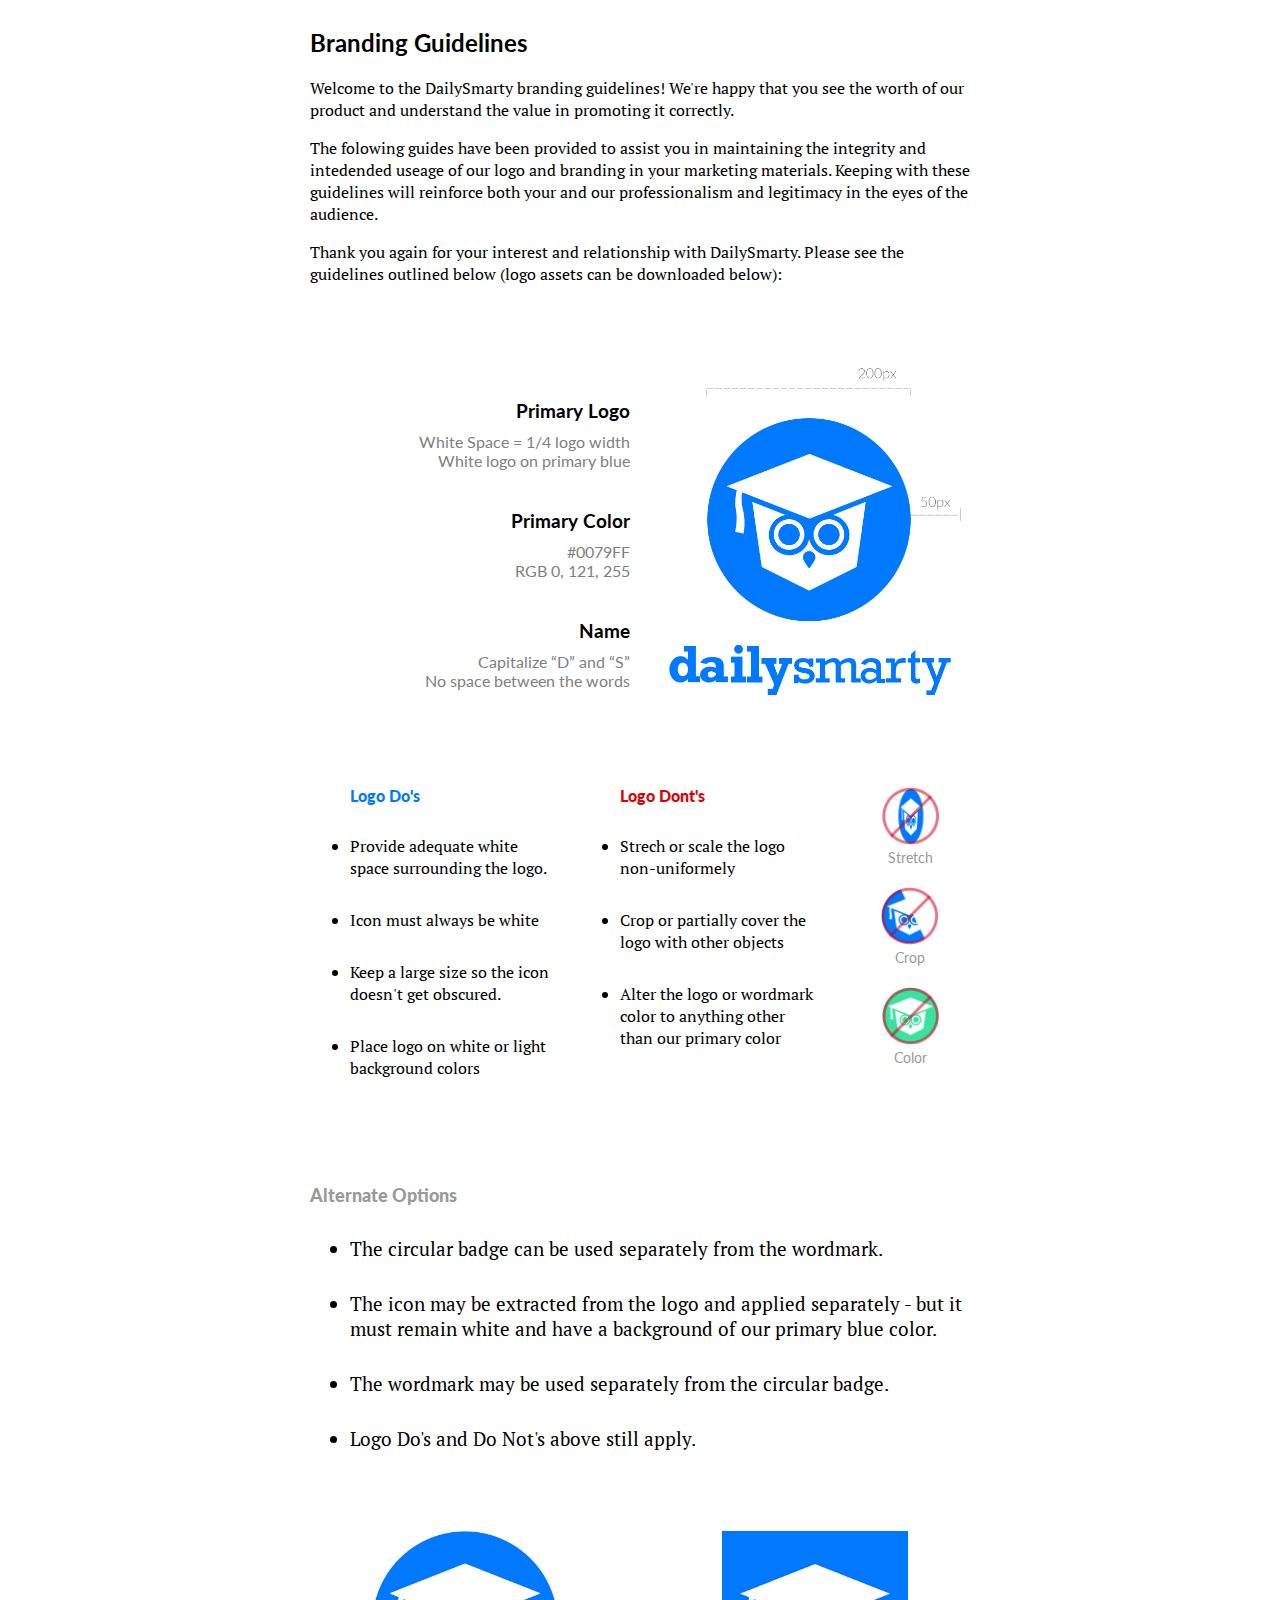
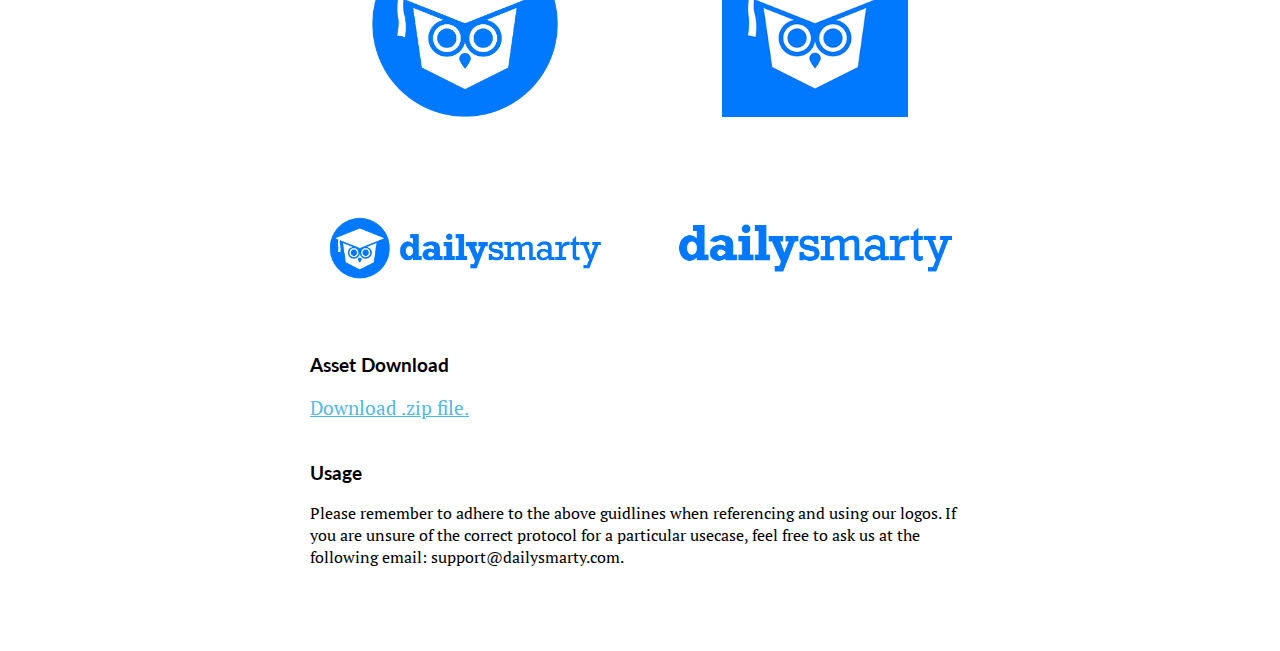
<file: index.html>
<!DOCTYPE html>
<html lang='en'>

<head>
  <meta charset='UTF-8'>
  <title>CSS Grid</title>
  <link href="https://fonts.googleapis.com/css?family=Lato" rel="stylesheet">
  <link href="https://fonts.googleapis.com/css?family=PT+Serif" rel="stylesheet">

  <style>
    body {
      font-family: 'Lato', sans-serif;
      background-color: #ffffff;
    }

    p,
    li {
      font-family: 'PT Serif', serif;
    }

    .container {
      display: flex;
      justify-content: center;
    }

    .content-wrapper {
      width: 660px;
    }

    .style-details {
      display: grid;
      grid-template-columns: 1fr 1fr;
      gap: 20px;
      margin-top: 75px;
      margin-bottom: 75px;
    }

    .style-details-text {
      text-align: right;
    }

    .style-details-text h3 {
      margin-top: 40px;
      margin-bottom: 10px;
    }

    .style-details-text div {
      color: #808080;
      font-weight: normal;
    }

    .style-details-logo img {
      width: 100%;
    }

    .dos-donts-wrapper {
      margin-top: 75px;
      margin-bottom: 75px;
      display: grid;
      grid-template-columns: 2fr 2fr 1fr;
      gap: 30px;
    }

    .dont-image-box {
      text-align: center;
      margin-bottom: 20px;
    }

    .dont-image-box img {
      width: 50%;
    }

    .dont-image-box div {
      font-size: 14px;
      color: #999999;
    }

    .dos-donts-heading {
      font-weight: 900;
      margin-bottom: 20px;
      margin-left: 40px;
    }

    .blue-text {
      color: #0079ff;
    }

    .red-text {
      color: #dc0004;
    }

    .dos-donts-list li {
      margin-top: 30px;
      margin-bottom: 30px;
      font-size: 16px;
    }

    .alternate-options-wrapper {
      margin-top: 75px;
      margin-bottom: 75px;
    }

    .alternate-options-wrapper h3 {
      color: #999999;
      font-size: 18px;
      font-weight: 900;
    }

    .alternate-options-wrapper li {
      margin-top: 30px;
      margin-bottom: 30px;
      font-size: 19px;
    }

    .alternate-options-images {
      margin-top: 80px;
      display: grid;
      grid-template-columns: repeat(2, 1fr);
      justify-items: center;
      gap: 100px 40px;
    }

    .image-logos {
      width: 60%;
    }

    .text-logos {
      width: 90%;
    }

    .additional-branding-details {
      margin-top: 75px;
      margin-bottom: 75px;
    }

    .additional-branding-details a {
      color: #4fb8e8;
      font-size: 19px;
    }

    .additional-branding-details p {
      margin-bottom: 42px;
    }

    @media (max-width: 48em) {
      .style-details, 
      .dos-donts-wrapper {
        grid-template-columns: 1fr;
        gap: 50px;
      }

      .style-details-text {
        text-align: center;
      }


    }
  </style>
</head>

<body>
  <div class="container">

    <div class="content-wrapper">

      <h2>Branding Guidelines</h2>

      <p>Welcome to the DailySmarty branding guidelines! We're happy that you see the worth of our product and understand the
      value in promoting it correctly.</p>
      
      <p>The folowing guides have been provided to assist you in maintaining the integrity and intedended useage of our logo and
      branding in your marketing materials. Keeping with these guidelines will reinforce both your and our professionalism and
      legitimacy in the eyes of the audience.</p>
      
      <p>Thank you again for your interest and relationship with DailySmarty. Please see the guidelines outlined below (logo
      assets can be downloaded below):</p>
    
      <div class="style-details">
        <div class="style-details-text">
          <h3>Primary Logo</h3>
          <div>White Space = 1/4 logo width</div>
          <div>White logo on primary blue</div>
      
          <h3>Primary Color</h3>
          <div>#0079FF</div>
          <div>RGB 0, 121, 255</div>
      
          <h3>Name</h3>
          <div>Capitalize “D” and “S”</div>
          <div>No space between the words</div>
        </div>
      
        <div class="style-details-logo">
          <img src="images/logo-with-margin.png" alt="">
        </div>
      </div>

      <div class="dos-donts-wrapper">
        <div class="dos-donts-list">
          <div class="dos-donts-heading blue-text">
            Logo Do's
          </div>

          <ul>
            <li>Provide adequate white space surrounding the logo.</li>
            <li>Icon must always be white</li>
            <li>Keep a large size so the icon doesn't get obscured.</li>
            <li>Place logo on white or light background colors</li>
          </ul>
        </div>

        <div class="dos-donts-list">
          <div class="dos-donts-heading red-text">
            Logo Dont's
          </div>

          <ul>
            <li>Strech or scale the logo non-uniformely</li>
            <li>Crop or partially cover the logo with other objects</li>
            <li>Alter the logo or wordmark color to anything other than our primary color</li>
          </ul>
        </div>

        <div class="donts-images">
          <div class="dont-image-box">
            <img src="images/dont_stretch.png" alt="">
            <div>Stretch</div>
          </div>

          <div class="dont-image-box">
            <img src="images/dont_crop.png" alt="">
            <div>Crop</div>
          </div>

          <div class="dont-image-box">
            <img src="images/dont_color.png" alt="">
            <div>Color</div>
          </div>
        </div>

      </div>

      <div class="alternate-options-wrapper">
        <h3>Alternate Options</h3>

        <ul>
          <li>The circular badge can be used separately from the wordmark.</li>
          <li>The icon may be extracted from the logo and applied separately - but it must remain white and have a background of our
          primary blue color.</li>
          <li>The wordmark may be used separately from the circular badge.</li>
          <li>Logo Do's and Do Not's above still apply.</li>
        </ul>

        <div class="alternate-options-images">
          <img class="image-logos" src="images/ds_circle_logo.png" alt="">
          <img class="image-logos" src="images/ds_square_logo.png" alt="">
          <img class="text-logos" src="images/ds_icon_text_logo.png" alt="">
          <img class="text-logos" src="images/ds_text_logo.png" alt="">
        </div>
      </div>

      <div class="additional-branding-details">
        <h3>Asset Download</h3>
        <p>
          <a href="#">Download .zip file.</a>
        </p>

        <h3>Usage</h3>
        <p>
          Please remember to adhere to the above guidlines when referencing and using our logos. If you are unsure of the correct
          protocol for a particular usecase, feel free to ask us at the following email: support@dailysmarty.com.
        </p>
      </div>

    </div>

  </div>
</body>

</html>
</file>
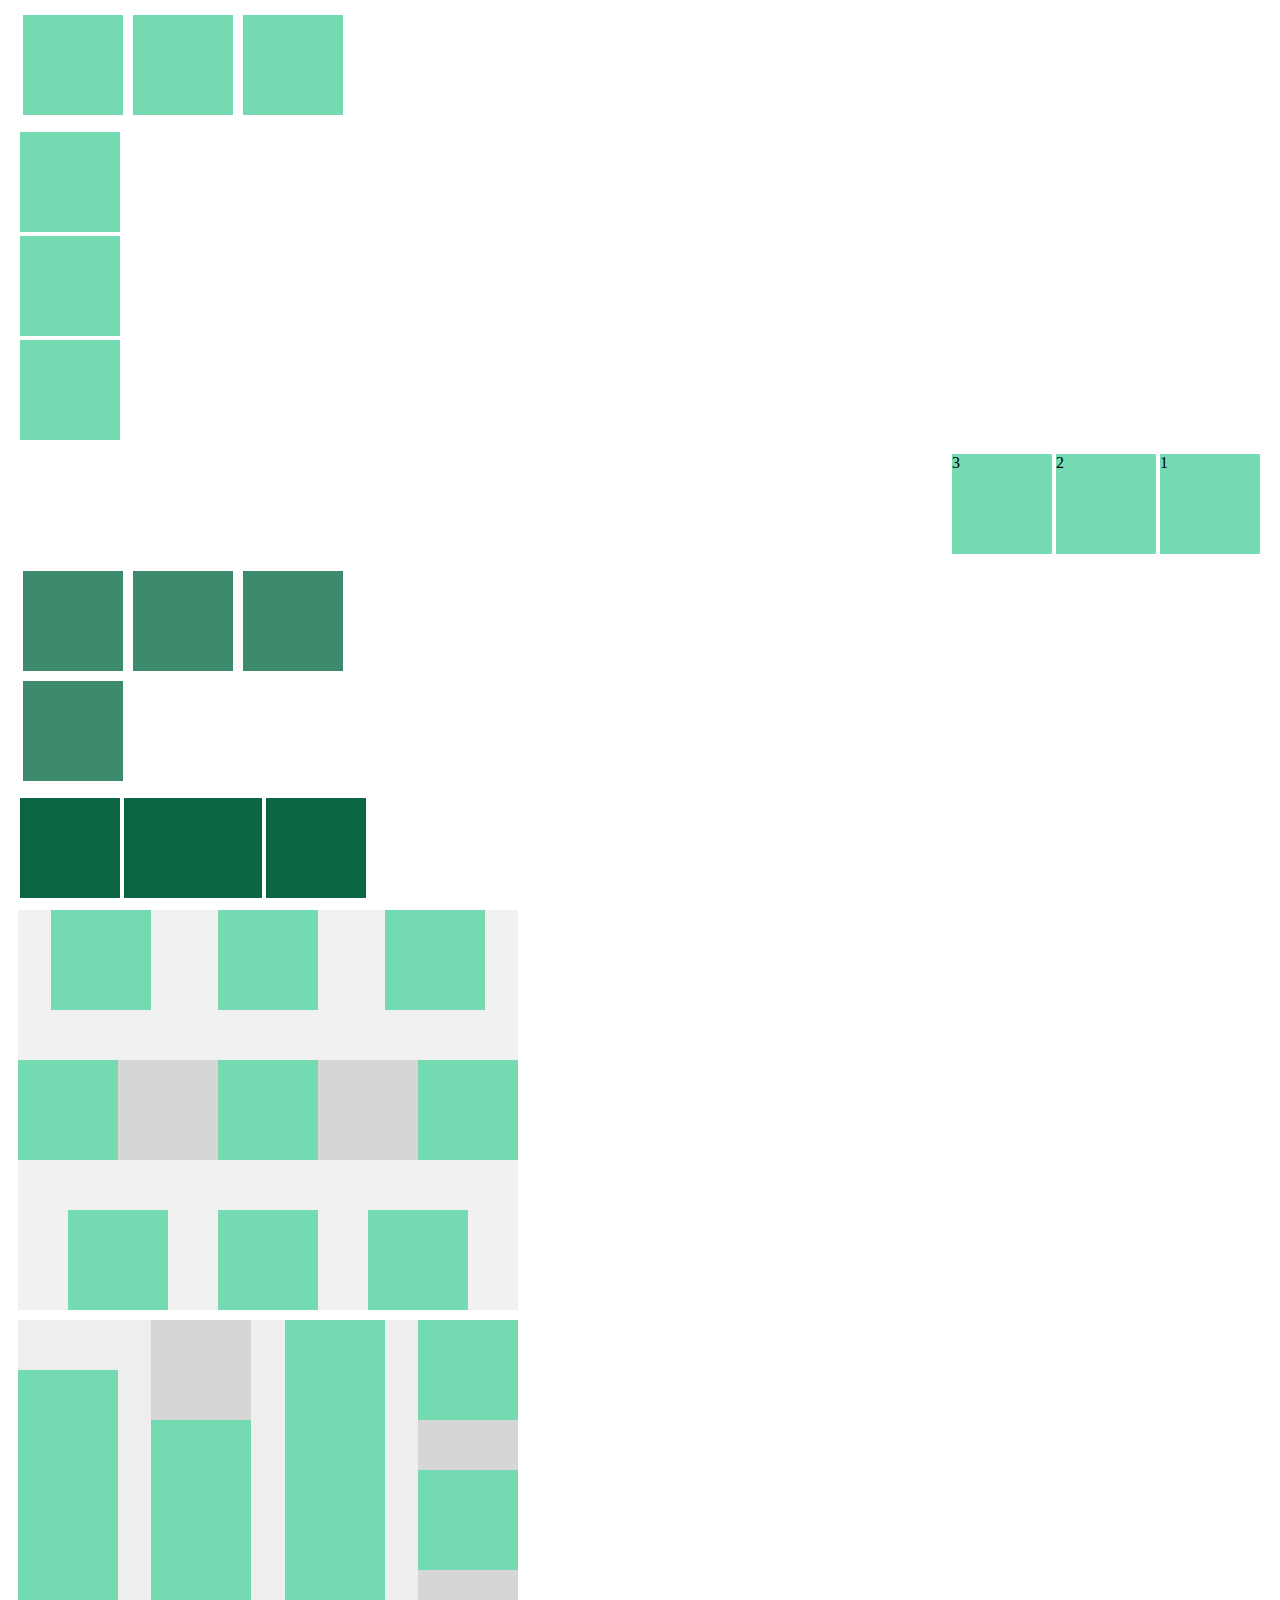
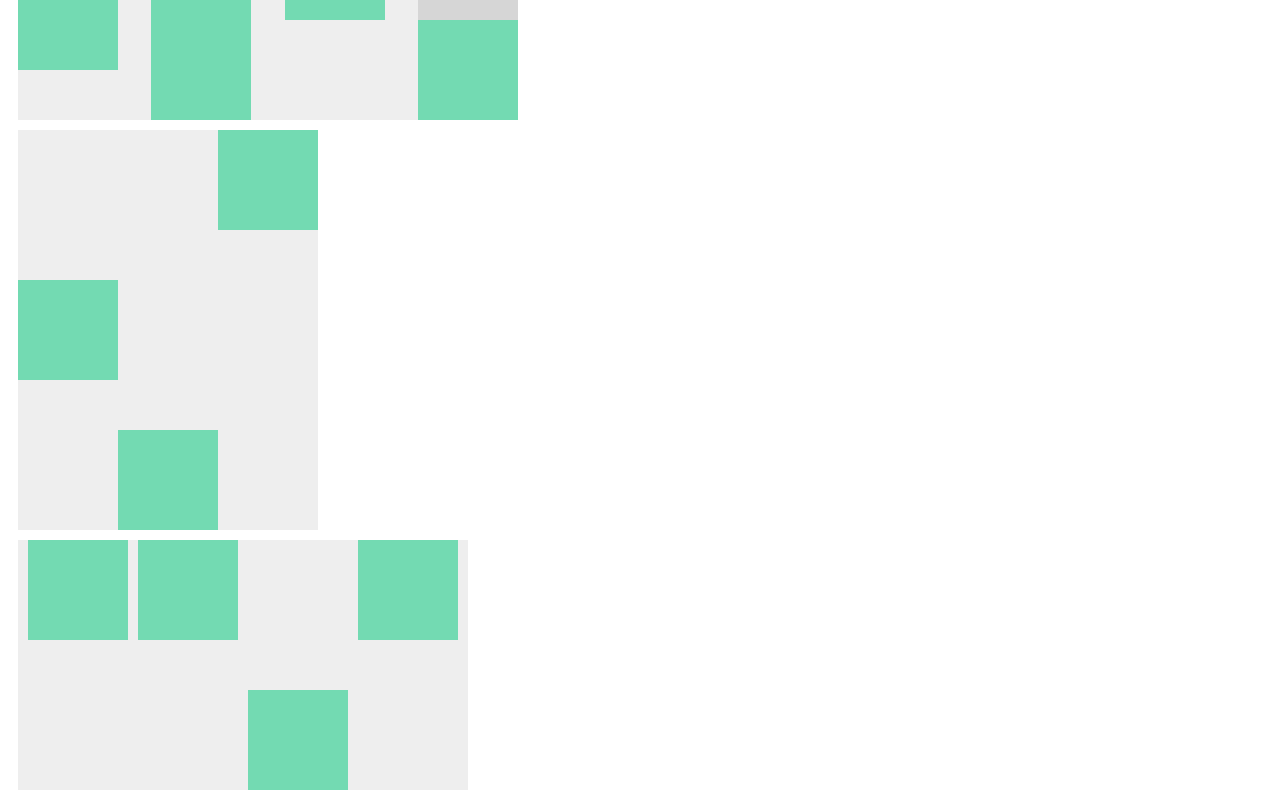
<file: flexbox-assignment.html>
<!DOCTYPE html>
<html lang="en">

<head>
  <meta charset="UTF-8">
  <meta name="viewport" content="width=device-width, initial-scale=1.0">
  <meta http-equiv="X-UA-Compatible" content="ie=edge">
  <title>flexbox assignment</title>
  <link rel="stylesheet" href="styles/flex.css" />
</head>

<body>
  <div class="flex flexOne">
    <div class="square"></div>
    <div class="square"></div>
    <div class="square"></div>
  </div>

  <div class="flex flexTwo">
    <div class="square"></div>
    <div class="square"></div>
    <div class="square"></div>
  </div>

  <div class="flex flexThree">
    <div class="square">1</div>
    <div class="square">2</div>
    <div class="square">3</div>
  </div>

  <div class="flex flexFour">
    <div class="square"></div>
    <div class="square"></div>
    <div class="square"></div>
    <div class="square"></div>
  </div>

  <div class="flex flexFive">
    <div class="item"></div>
    <div class="item" id="grow"></div>
    <div class="item"></div>
  </div>

  <div class="flex flexSix">
    <div class="one">
      <div class="square"></div>
      <div class="square"></div>
      <div class="square"></div>
    </div>
    <div class="two">
      <div class="square"></div>
      <div class="square"></div>
      <div class="square"></div>
    </div>
    <div class="three">
      <div class="square"></div>
      <div class="square"></div>
      <div class="square"></div>
    </div>
  </div>

  <div class="flex flexSeven">
    <div class="one">
      <div class="square"></div>
      <div class="square"></div>
      <div class="square"></div>
    </div>
    <div class="two">
      <div class="square"></div>
      <div class="square"></div>
      <div class="square"></div>
    </div>
    <div class="three">
      <div class="square"></div>
      <div class="square"></div>
      <div class="square"></div>
    </div>
    <div class="four">
      <div class="square"></div>
      <div class="square"></div>
      <div class="square"></div>
    </div>
  </div>

  <div class="flex flexEight">
    <div class="one">
      <div class="square"></div>
    </div>
    <div class="two">
      <div class="square"></div>
    </div>
    <div class="three">
      <div class="square"></div>
    </div>
  </div>

  <div class="flex flexNine">
    <div class="square"></div>
    <div class="square"></div>
    <div class="square" id="special"></div>
    <div class="square"></div>
  </div>

</body>

</html>
</file>
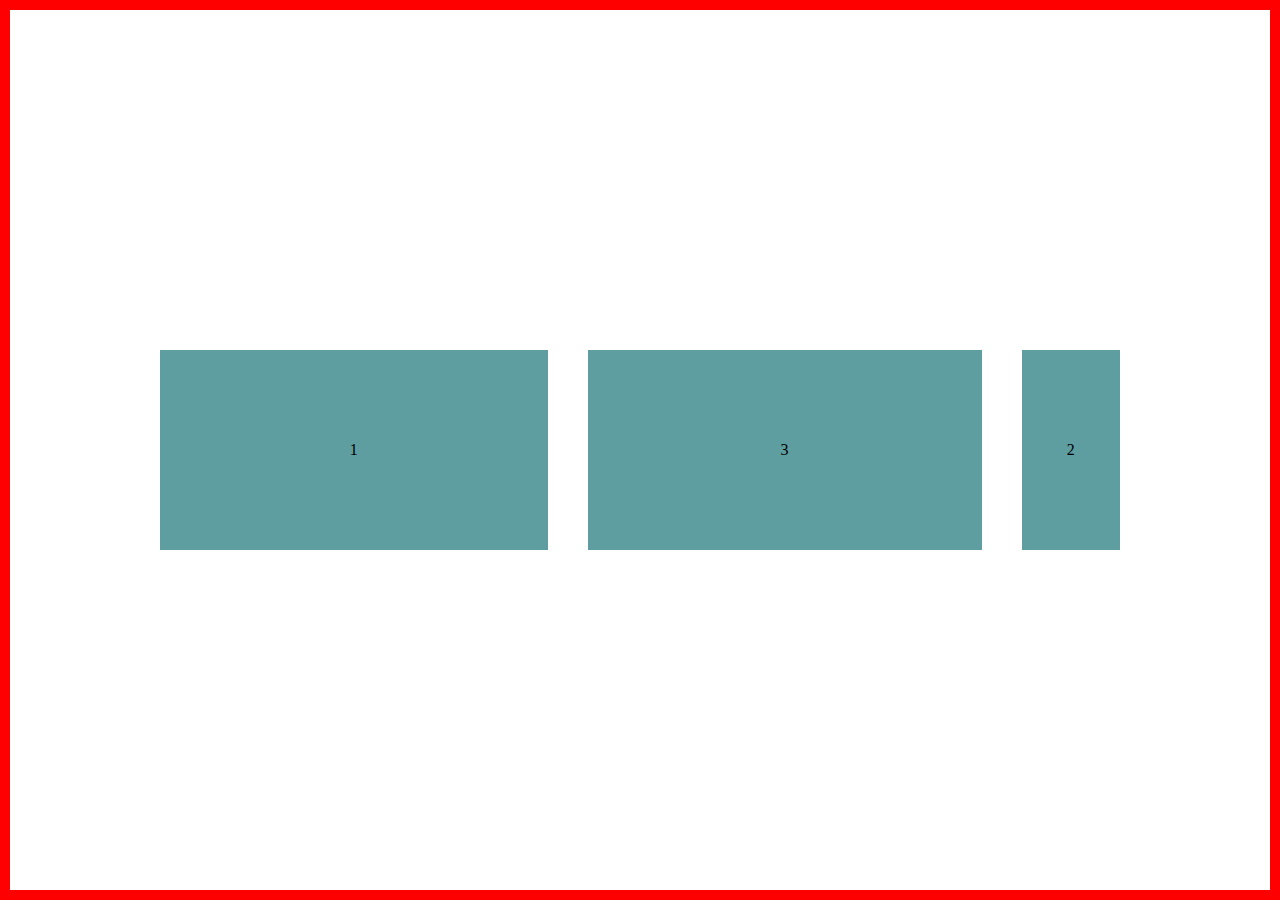
<file: flexbox-basis.html>
<!DOCTYPE html>
<html lang='en'>

<head>
  <meta charset='UTF-8'>
  <title></title>
  <style>
    body {
      margin: 0;
      padding: 0;
    }

    .container {
      margin: 0;
      height: calc(100vh - 20px);
      width: calc(100vw - 20px);
      border: 10px solid red;
      display: flex;
      justify-content: center;
      align-items: center;
    }

    .blocks {
      display: flex;
      justify-content: center;
      align-items: center;
      width: 1000px;
    }

    .block {
      background-color: cadetblue;
      height: 200px;
      margin: 20px;
      display: flex;
      justify-content: center;
      align-items: center;
    }

    .block1 {
      flex-basis: 400px;
      flex-shrink: 2;
    }

    .block2 {
      flex-basis: 100px;
      order: 2;
    }

    .block3 {
      flex-basis: 400px;
      order: 1;
    }
  </style>
</head>

<body>
  <div class="container">
    <div class="blocks">
      <div class="block block1">1</div>
      <div class="block block2">2</div>
      <div class="block block3">3</div>
    </div>
  </div>
</body>

</html>
</file>
<file: styles/flex.css>
.square {
  width: 100px;
  height: 100px;
  background-color: #73dab2;
}

.flex {
  margin: 10px;
}

.flexOne {
  display: flex;
}

.flexOne .square {
  margin: 5px;
}

.flexTwo {
  display: flex;
  flex-direction: column;
}

.flexTwo .square,
.flexThree .square {
  margin: 2px;
}

.flexThree {
  display: flex;
  flex-direction: row-reverse;
}

.flexFour {
  display: flex;
  width: 350px;
  flex-wrap: wrap;
}

.flexFour .square {
  margin: 5px;
  background-color: #3d8b6d;
}

.flexFive {
  display: flex;
  width: 350px;
}

.flexFive .item {
  background-color: #0b6643;
  width: 100px;
  height: 100px;
  margin: 2px;
}

#grow {
  flex-grow: 2;
}

.flexSix {
  display: flex;
  flex-direction: column;
  justify-content: space-between;
  height: 400px;
  width: 500px;
  background-color: #f1f1f1;
}

.flexSix > div {
  display: flex;
}

.flexSix .one {
  justify-content: space-around;
}

.flexSix .two {
  justify-content: space-between;
  background-color: #d6d6d6;
}

.flexSix .three {
  justify-content: space-evenly;
}

.flexSeven {
  display: flex;
  justify-content: space-between;
  height: 400px;
  width: 500px;
  background-color: #eeeeee;
}

.flexSeven > div {
  display: flex;
  flex-direction: column;
}

.flexSeven .one {
  justify-content: center;
}

.flexSeven .two {
  justify-content: flex-end;
  background-color: #d6d6d6;
}

.flexSeven .three {
  justify-content: flex-start;
}

.flexSeven .four {
  justify-content: space-between;
  background-color: #d6d6d6;
}

.flexEight {
  display: flex;
  height: 400px;
  width: 300px;
  background-color: #eeeeee;
}

.flexEight > div {
  display: flex;
}

.flexEight .one {
  align-items: center;
}

.flexEight .two {
  align-items: flex-end;
}

.flexEight .three {
  align-items: flex-start;
}

.flexNine {
  display: flex;
  align-items: flex-start;
  justify-content: space-evenly;
  width: 450px;
  height: 250px;
  background-color: #eeeeee;
}

#special {
  align-self: flex-end;
}
</file>
